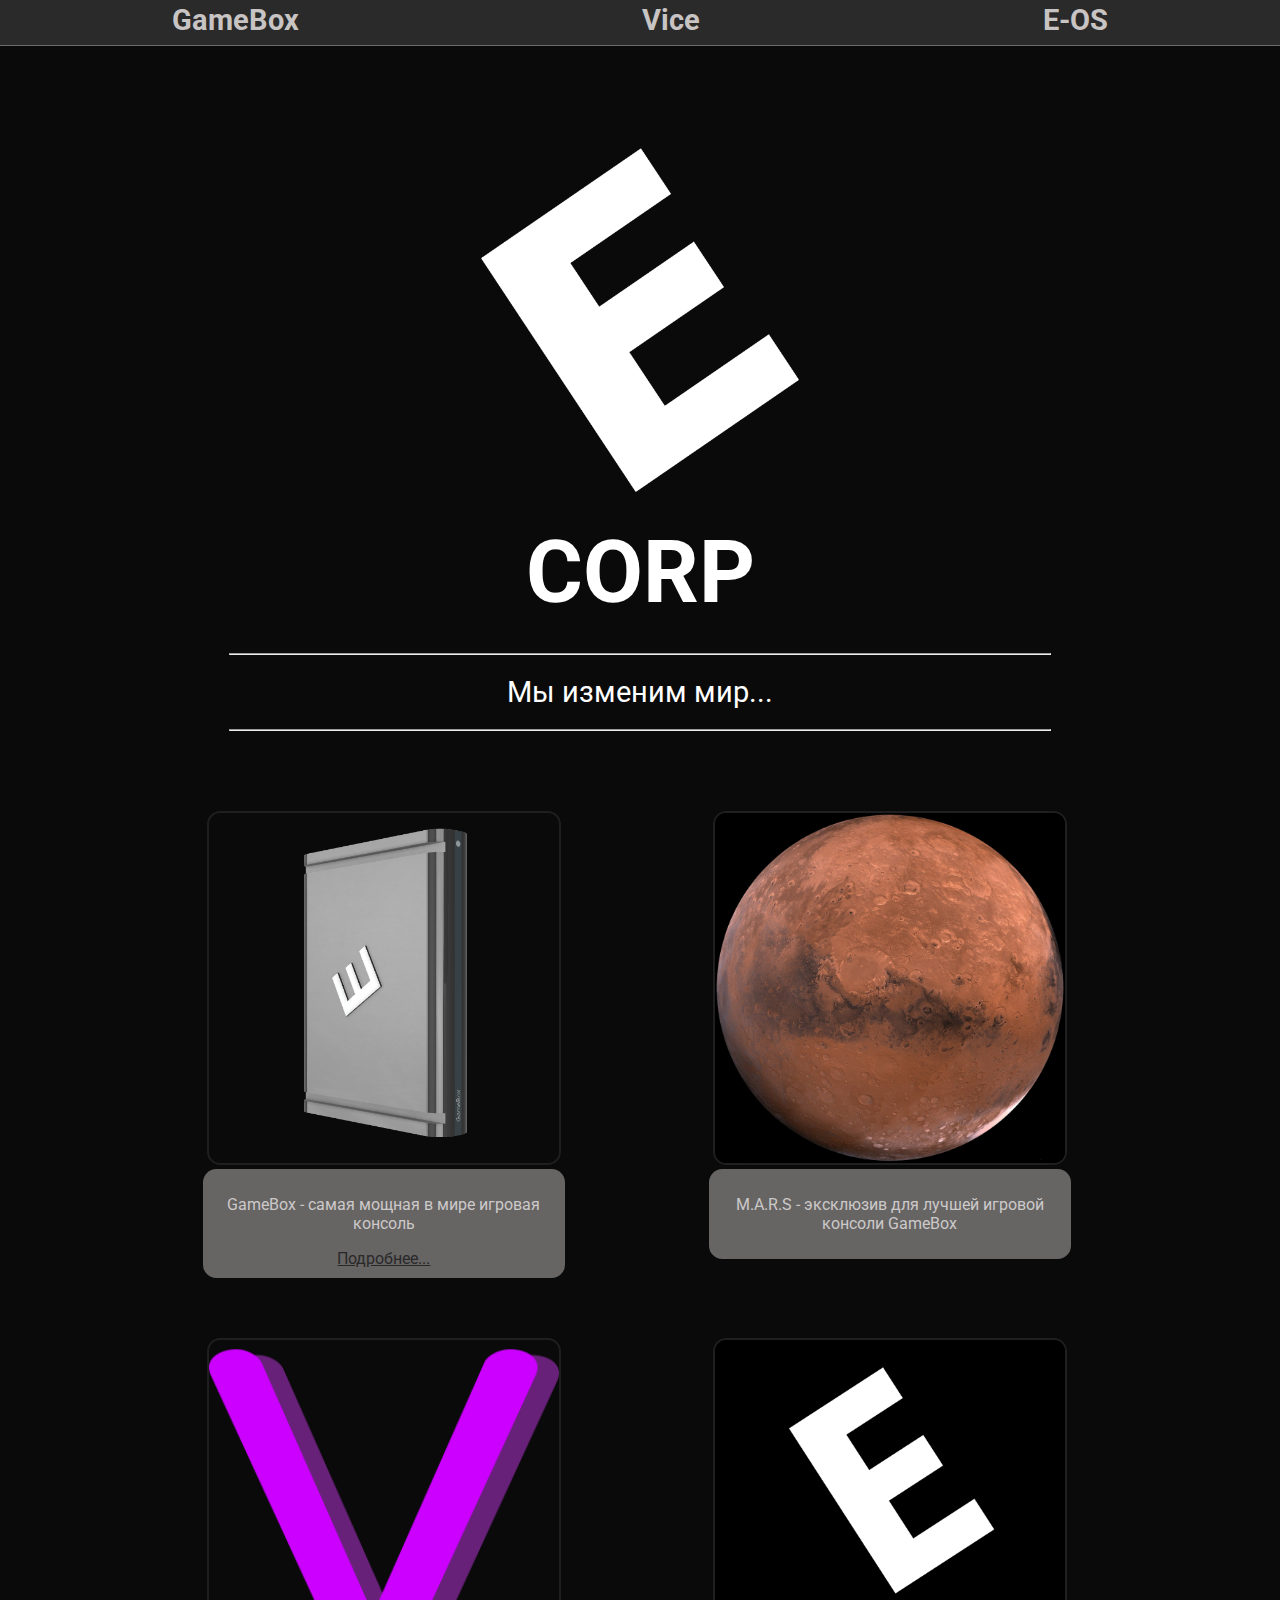
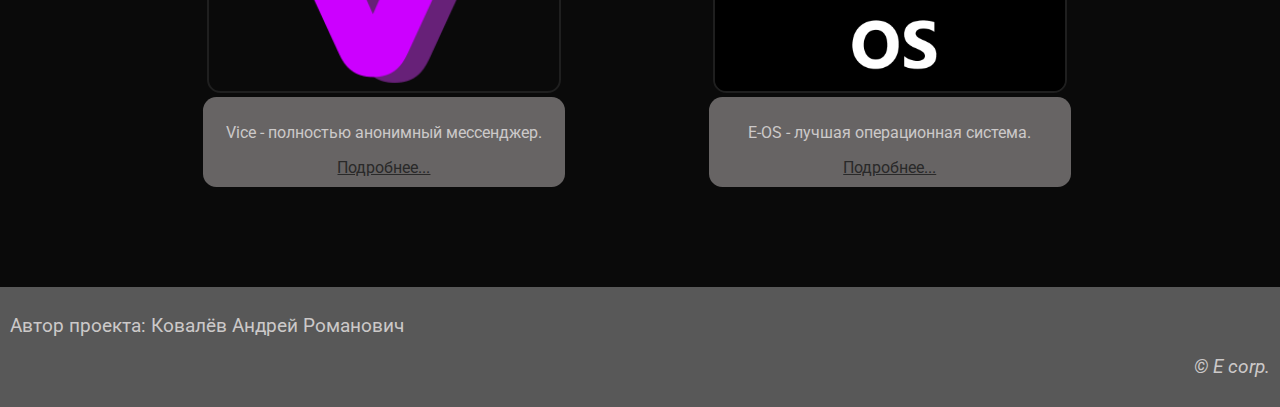
<file: index.html>
<!DOCTYPE html>
<html lang="ru">
<head>
    <meta charset="UTF-8">
    <link rel="stylesheet" href="style.css">
    <meta name="viewport" content="width=device-width, initial-scale=1.0">
    <title>E Corp.</title>
</head>
<body>
    <header>
        <div class = "btn">
            <ul>
                <li><strong><a href="#gamebox">GameBox</a></strong></li>
                <li><strong><a href="#vice">Vice</a></strong></li>
                <li><strong><a href="#e-os">E-OS</a></strong></li>
            </ul>
            <button id="menu_btn"></button>
        </div>
        <nav id = "menu" class="base_menu">
            <h3 id = "header">Наши продукты</h3>
            <ul>
                <li><strong><a href="#gamebox">GameBox</a></strong></li>
                <li><strong><a href="#vice">Vice</a></strong></li>
                <li><strong><a href="#e-os">E-OS</a></strong></li>
            </ul>
        </nav>
    </header>
    <main>
        <img class="logo" src="img/logo.png" alt="image">
        <h2 class="logo_text">CORP</h2>
        <hr>
        <p class="main_text">Мы изменим мир...</p>
        <hr>
        <div class="container">
            <article id="gamebox" class="card">
                <img src="img/GameBox_v4.png" alt="image">
                <div class="text">
                    <p>GameBox - самая мощная в мире игровая консоль</p>
                    <a href="gamebox.html">Подробнее...</a>
                </div>
            </article>
            <article class="card">
                <img src="img/M.A.R.S.jpg" alt="image">
                <div class="text">
                    <p>M.A.R.S - эксклюзив для лучшей игровой консоли GameBox</p>
                </div>
            </article>
            <article id="vice" class="card">
                <img src="img/Vice_logo.png" alt="image">
                <div class="text">
                    <p>Vice - полностью анонимный мессенджер.</p>
                    <a href="vice.html">Подробнее...</a>
                </div>
            </article>
            <article id="e-os" class="card">
                <img src="img/E-OS.png" alt="image">
                <div class="text">
                    <p>E-OS - лучшая операционная система.</p>
                    <a href="e-os.html">Подробнее...</a>
                </div>
            </article>
        </div>
    </main>
    <footer>
        <p>Автор проекта: Ковалёв Андрей Романович</p>
        <cite>© E corp.</cite>
    </footer>
    <script>
        "use strict"
        menu_btn.addEventListener("click",fOpen)
        function fOpen() {
            menu.classList.toggle("menu_open")
        }
    </script>
</body>
</html>

<!-- Извините за ужасный html и css. -->
</file>
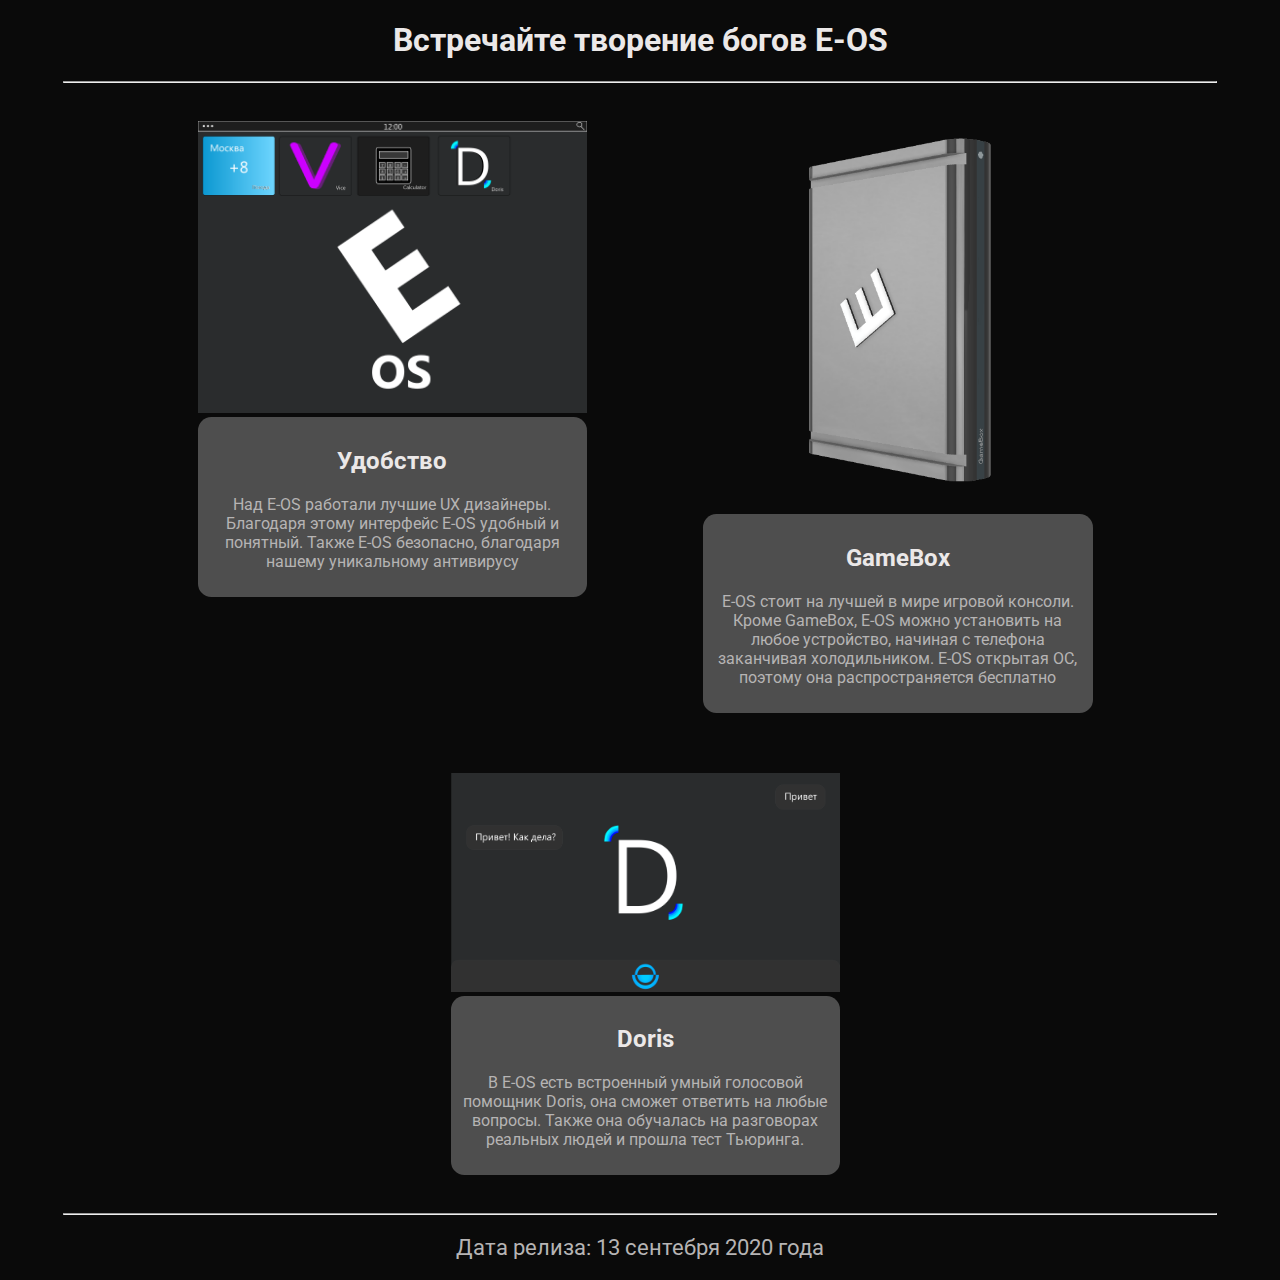
<file: e-os.html>
<!DOCTYPE html>
<html lang="ru">
<head>
    <meta charset="UTF-8">
    <link rel="stylesheet" href="article_style.css">
    <meta name="viewport" content="width=device-width, initial-scale=1.0">
    <title>GameBox</title>
</head>
<body>
    <header>
        <h1>Встречайте творение богов E-OS</h1>
        <hr>
    </header>
    <main>
        <div class="container">
            <article class="card">
                <img src="img/E-OS_desktop.png" alt="image">
                <div class="text">
                    <h2>Удобство</h2>
                    <p>Над E-OS работали лучшие UX дизайнеры. Благодаря этому интерфейс E-OS удобный и понятный. Также E-OS безопасно, благодаря нашему уникальному антивирусу</p>
                </div>
            </article>
            <article class="card">
                <img src="img/GameBox_v4.png" alt="image">
                <div class="text">
                    <h2>GameBox</h2>
                    <p>E-OS стоит на лучшей в мире игровой консоли. Кроме GameBox, E-OS можно установить на любое устройство, начиная с телефона заканчивая холодильником. E-OS открытая ОС, поэтому она распространяется бесплатно</p>
                </div>
            </article>
            <article class="card">
                <img src="img/Doris.png" alt="image">
                <div class="text">
                    <h2>Doris</h2>
                    <p>В E-OS есть встроенный умный голосовой помощник Doris, она сможет ответить на любые вопросы. Также она обучалась на разговорах реальных людей и прошла тест Тьюринга.</p>
                </div>
            </article>
        </div>
    </main>
    <footer>
        <hr>
        <p>Дата релиза: 13 сентебря 2020 года</p>
    </footer>
</body>
</html>
</file>
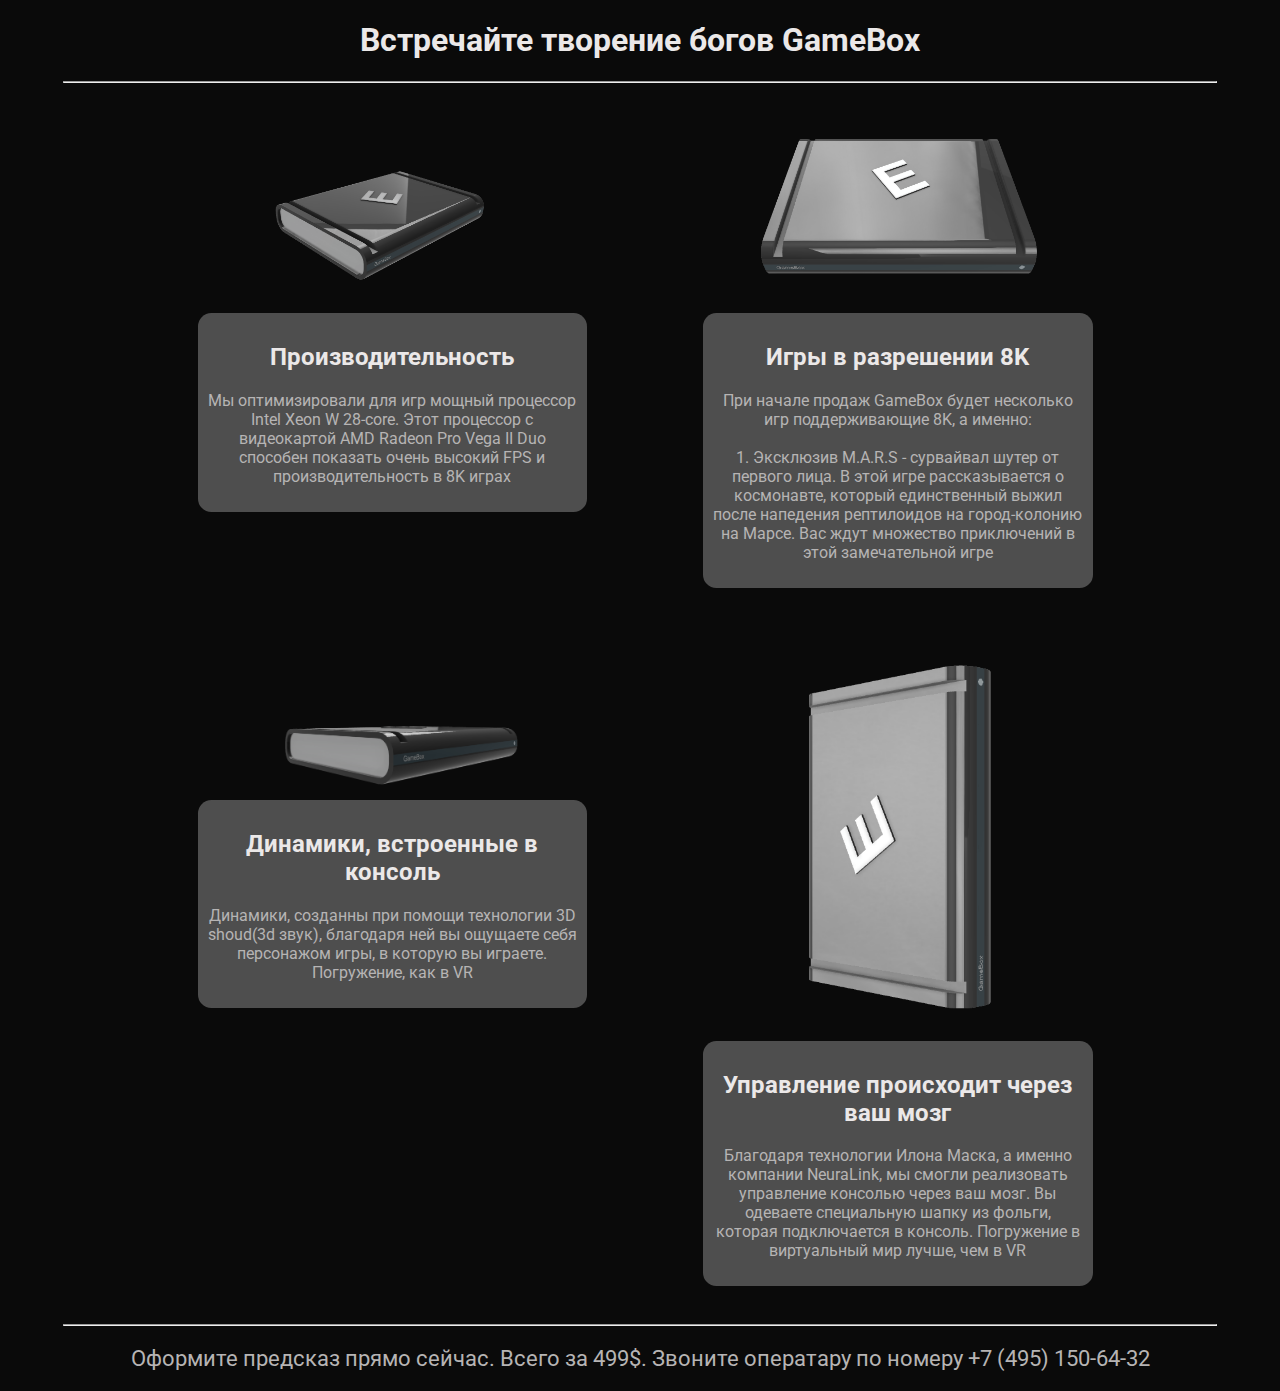
<file: gamebox.html>
<!DOCTYPE html>
<html lang="ru">
<head>
    <meta charset="UTF-8">
    <link rel="stylesheet" href="article_style.css">
    <meta name="viewport" content="width=device-width, initial-scale=1.0">
    <title>GameBox</title>
</head>
<body>
    <header>
        <h1>Встречайте творение богов GameBox</h1>
        <hr>
    </header>
    <main>
        <div class="container">
            <article class="card">
                <img src="img/GameBox_v1.png" alt="image">
                <div class="text">
                    <h2>Производительность</h2>
                    <p>Мы оптимизировали для игр мощный процессор Intel Xeon W 28-core. Этот процессор с видеокартой AMD Radeon Pro Vega II Duo способен показать очень высокий FPS и производительность в 8K играх </p>
                </div>
            </article>
            <article class="card">
                <img src="img/GameBox_v2.png" alt="image">
                <div class="text">
                    <h2>Игры в разрешении 8K</h2>
                    <p> При начале продаж GameBox будет несколько игр поддерживающие 8K, а именно: <br><br>
                        1. Эксклюзив M.A.R.S - сурвайвал шутер от первого лица. В этой игре рассказывается о космонавте, который единственный выжил после напедения рептилоидов на город-колонию на Марсе. Вас ждут множество приключений в этой замечательной игре</p>
                </div>
            </article>
            <article class="card">
                <img src="img/GameBox_v3.png" alt="image">
                <div class="text">
                    <h2>Динамики, встроенные в консоль</h2>
                    <p>Динамики, созданны при помощи технологии 3D shoud(3d звук), благодаря ней вы ощущаете себя персонажом игры, в которую вы играете. Погружение, как в VR</p>
                </div>
            </article>
            <article class="card">
                <img src="img/GameBox_v4.png" alt="image">
                <div class="text">
                    <h2>Управление происходит через ваш мозг</h2>
                    <p>Благодаря технологии Илона Маска, а именно компании NeuraLink, мы смогли реализовать управление консолью через ваш мозг. Вы одеваете специальную шапку из фольги, которая подключается в консоль. Погружение в виртуальный мир лучше, чем в VR</p>
                </div>
            </article>
        </div>
    </main>
    <footer>
        <hr>
        <p>Оформите предсказ прямо сейчас. Всего за 499$. Звоните оператару по номеру +7 (495) 150-64-32</p>
    </footer>
</body>
</html>
</file>
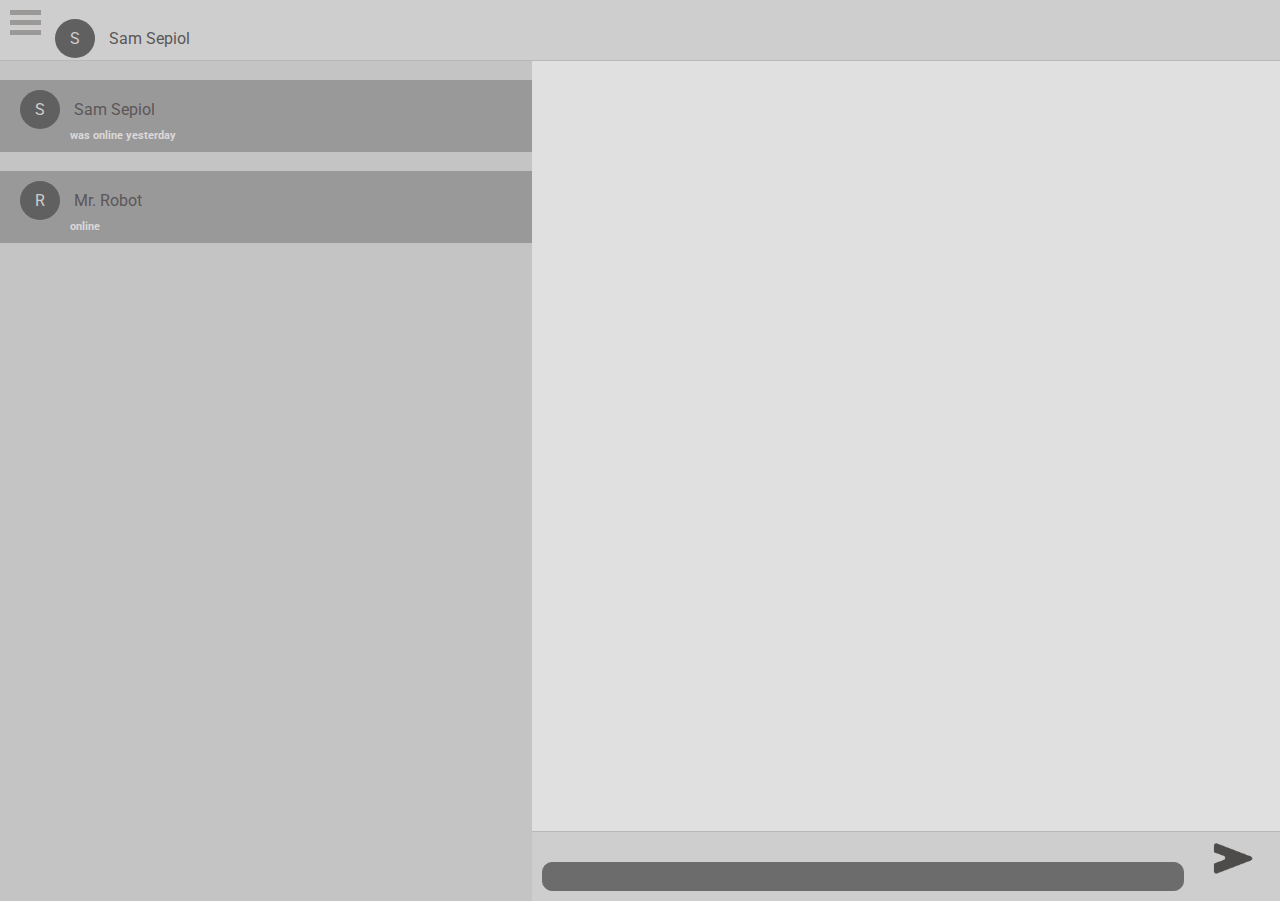
<file: message_vice.html>
<!DOCTYPE html>
<html lang="ru">
<head>
    <meta charset="UTF-8">
    <link rel="stylesheet" href="vice_style2.css">
    <meta name="viewport" content="width=device-width, initial-scale=1.0">
    <title>Vice</title>
</head>
<body>
    <header>
        <div class = "menu">
            <button id="menu_btn"></button>
            <p class="logo_sam_sepiol">S</p>
            <p class="sam_sepiol">Sam Sepiol</p>
        </div>
    </header>
    <main>
        <div id="messages" class="base_messages">
            <br>
            <div class="people">
                <p class="logo_sam_sepiol">S</p>
                <p class="sam_sepiol">Sam Sepiol</p>
                <h6 class="people_info">was online yesterday</h6>
            </div>
            <br>
            <div class="people">
                <p class="logo_sam_sepiol">R</p>
                <p class="sam_sepiol">Mr. Robot</p>
                <h6 class="people_info">online</h6>
            </div>
        </div>
    </main>
    <footer>
        <div class="empty"></div>
        <div class="write_letter">
            <input>
            <button id="send_btn"></button>
        </div>
    </footer>
    <script>
        "use strict"
        menu_btn.addEventListener("click",fOpen)
        function fOpen() {
            messages.classList.toggle("menu_open")
        }
    </script>
</body>
</html>
</file>
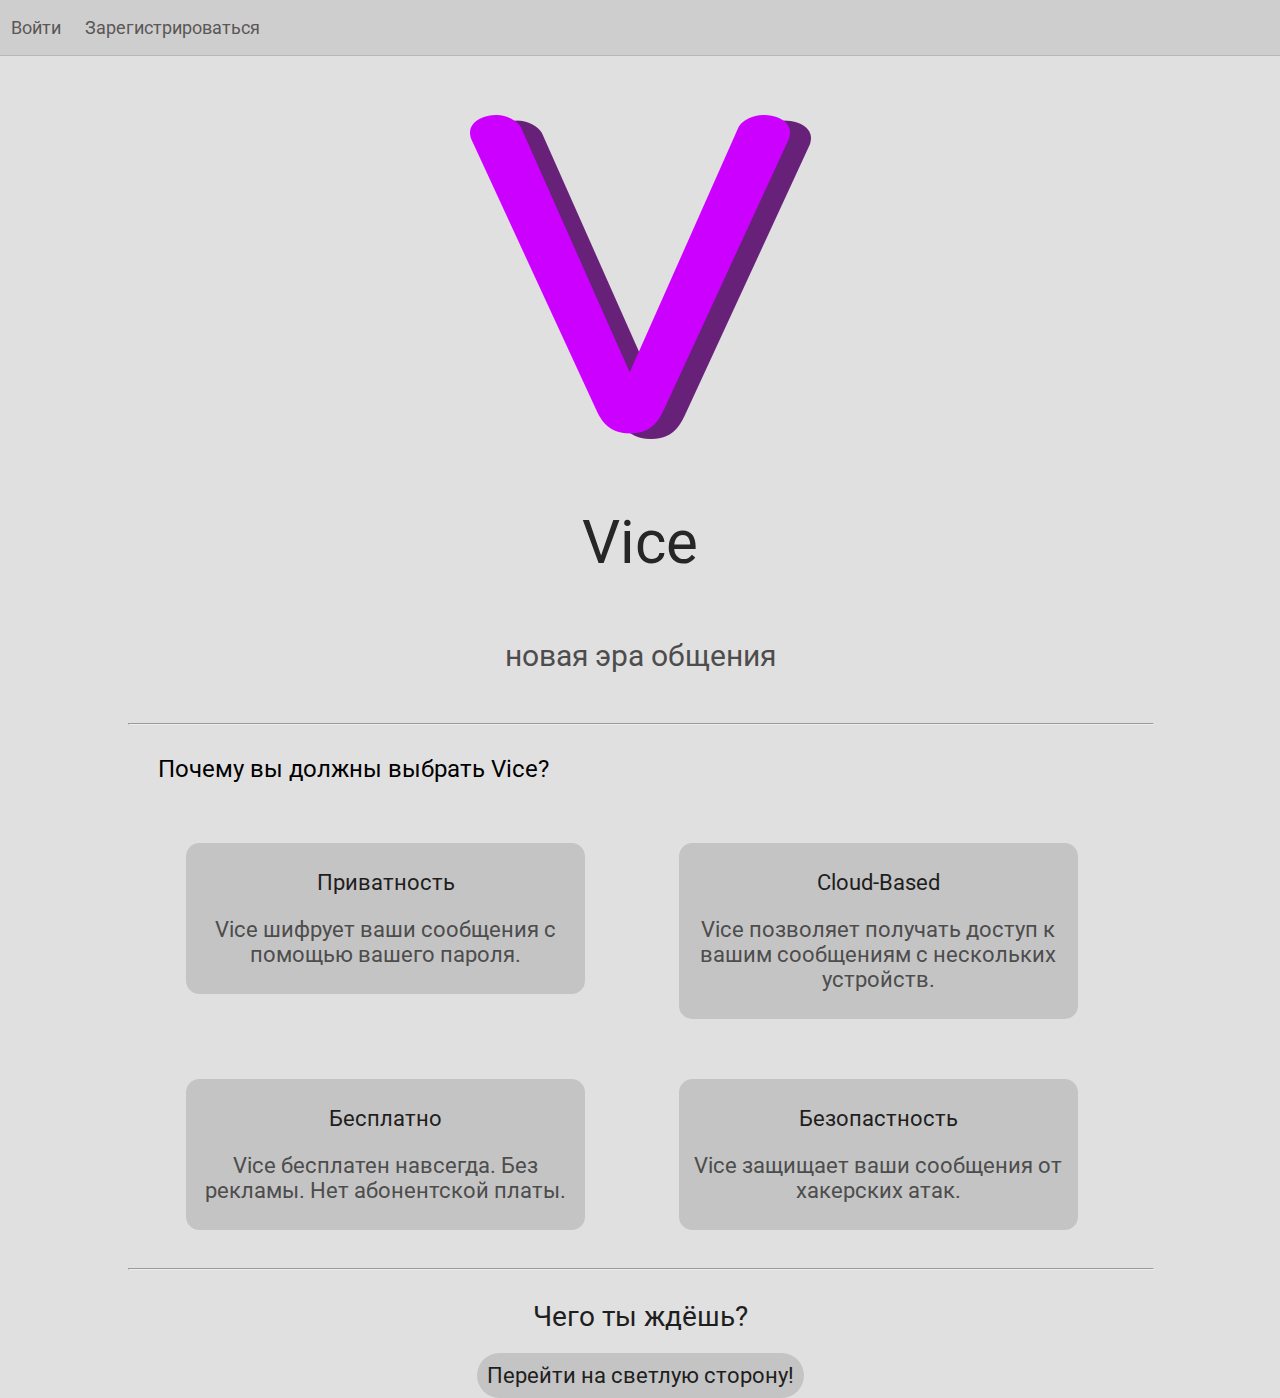
<file: vice.html>
<!DOCTYPE html>
<html lang="ru">
<head>
    <meta charset="UTF-8">
    <link rel="stylesheet" href="vice_style.css">
    <meta name="viewport" content="width=device-width, initial-scale=1.0">
    <title>Vice</title>
</head>
<body>
    <header>
        <nav class="menu">
            <ul>
                <li><a href="message_vice.html">Войти</a></li>
                <li><a href="message_vice.html">Зарегистрироваться</a></li>
            </ul>
        </nav>
    </header>
    <main>
        <img class="logo" src="img/Vice_logo.png" alt="image">
        <div class="texts">
            <p class="logo_text">Vice</p>
            <p class="main_text">новая эра общения</p>
        </div>
        <hr>
        <p class="WHY">Почему вы должны выбрать Vice?</p>
        <div class="container">
            <article class="card">
                <p class="header">Приватность</p>
                <p class="text">Vice шифрует ваши сообщения с помощью вашего пароля.</p>
            </article>
            <article class="card">
                <p class="header">Cloud-Based</p>
                <p class="text">Vice позволяет получать доступ к вашим сообщениям с нескольких устройств.</p>
            </article>
            <article class="card">
                <p class="header">Бесплатно</p>
                <p class="text">Vice бесплатен навсегда. Без рекламы. Нет абонентской платы.</p>
            </article>
            <article class="card">
                <p class="header">Безопастность</p>
                <p class="text">Vice защищает ваши сообщения от хакерских атак.</p>
            </article>
        </div>
        <hr>
    </main>
    <footer>
        <p>Чего ты ждёшь?</p>
        <a href="message_vice.html">Перейти на светлую сторону!</a>
    </footer>
</body>
</html>
</file>
<file: style.css>
@import url('https://fonts.googleapis.com/css2?family=Roboto:ital,wght@0,100;0,300;0,400;0,500;0,700;0,900;1,100;1,300;1,400;1,500;1,700;1,900&display=swap');
@keyframes anim{
    from{
        transform: rotate(0deg) scale(1);
    }

    40%{
        transform: rotate(180deg) scale(0.5);
    }

    to{
        transform: rotate(0deg) scale(1);
    }
}

/* header */
#menu_btn{
    float: right;
    border: none;
    outline: none;
    background: url("img/menu_btn.png");
    background-size: 31px 25px;
    background-repeat: no-repeat;
    width: 31px;
    height: 25px;
    margin: 10px;
}

#menu_btn:hover{
    animation: anim 250ms linear;
}

.btn{
    border-bottom: 1px solid #6B6B6B; 
    background-color: #2B2A2A;
    width:100%;
    height: 45px;
}

.btn ul{
    position: fixed;
    right: calc(-110vw);
}

.base_menu{
    position: fixed;
    right: calc(-110vw);
    font-size: 22pt;
    text-align: center;
    border: 1px solid #706F6F;
    background-color: #2B2A2A;
    width: 100%;
    transition: 500ms;
}

.menu_open {
    right: 0;
}

#menu ul{
    padding: 0;
    list-style: none;
}

#menu a{
    color: #959595;
    text-decoration: none;
}

#menu li{
    margin: 20px 30px;
    padding: 5px;
    border: 1px solid #565555;
    border-radius: 10pt;
}

#header{
    margin: 0;
    margin-top: 15px;
    color: #C8C4C4;
}

/* main */
.logo{
    display:block;
    margin:auto;
    margin-top: 100px;
    width: 317.475px;
    height: 346.23px;
}

body{
    font-family: Roboto;
    margin: 0;
    background-color: rgb(10, 10, 10);
}

.logo_text{
    margin: 0;
    text-align: center;
    margin: 30px 0;
    color:white;
    font-size: 65pt;
}

hr{
    width:80%;
}

.main_text{
    text-align: center;
    color:white;
    font-size: 22pt;
    margin:20px;
}

/* main */
.card{
    margin: 50px 0;
    text-align: center;
}

.container{
    margin-top:50px;
}

.card img{
    width: 90%;
    border: 2px solid rgb(31, 31, 31);
    border-radius: 10pt;

}

.card .text{
    margin: auto;
    width: 88%;
    color:#CCC9C9;
    padding: 10px;
    background-color: #676464;
    border-radius: 10pt;
}

.card .text a{
    color:#292929;
}



/* footer */
footer{
    color: #CCC9C9;
    margin-top: 70px;
    padding: 10px;
    font-size: 14pt;
    background-color: #585858;
    height: 100px;
}

footer cite{
    float: right;
}

@media (min-width: 750px) {
    #menu_btn{
        position: fixed;
        right: calc(-110vw);
    }
    .btn ul{
        padding: 0;
        padding-top: 3px;
        margin:0;
        list-style: none;
        position: unset;
        display: flex;
        flex-direction: row;
        justify-content: space-around;
    }
    .btn a{
        font-size: 22pt;
        color: #C8C4C4;
        text-decoration: none;
    }
    .card{
        display:inline-block;
        width:38%;
        margin:30px 5%;
        margin-left: 6%;
        vertical-align: top;
    }
}

@media(min-width: 1024px){
    main{
        display: block;
        margin:auto;
        width:1024px;
    }
}

/* Извините за ужасный html и css.*/
</file>
<file: article_style.css>
@import url('https://fonts.googleapis.com/css2?family=Roboto:ital,wght@0,100;0,300;0,400;0,500;0,700;0,900;1,100;1,300;1,400;1,500;1,700;1,900&display=swap');
img{
    width:100%;
}

hr{
    width:90%;
}

body{
    text-align: center;
    color: rgb(182, 180, 180);
    font-family: Roboto;
    margin: 0;
    background-color: rgb(10, 10, 10);
}

h1, h2{
    color: rgb(235, 232, 232);
}

.card{
    margin:20px;
}

.card .text{
    padding: 10px;
    background-color: #4e4e4e;
    border-radius: 10pt;
}

footer p{
    margin:20px;
    font-size: 22px;
}

@media(min-width:800px){
    .card{
        display:inline-block;
        width:38%;
        margin:30px 5%;
        margin-left: 6%;
        vertical-align: top;
    }
}

@media(min-width: 1024px){
    main{
        margin: 0 auto;
        width:1024px;
    }
}
</file>
<file: vice_style2.css>
@import url('https://fonts.googleapis.com/css2?family=Roboto:ital,wght@0,100;0,300;0,400;0,500;0,700;0,900;1,100;1,300;1,400;1,500;1,700;1,900&display=swap');

@keyframes anim{
    from{
        transform: rotate(0deg) scale(1);
    }

    40%{
        transform: rotate(180deg) scale(0.5);
    }

    to{
        transform: rotate(0deg) scale(1);
    }
}

body{
    font-family: Roboto;
    margin: 0;
    background-color: #E1E0E1;
}


/* header */
.menu{
    height:40px;
    padding: 10px;
    background-color: #CECECE;
    width: 100%;
    border-bottom: 1px solid #BAB6B9;
}

#menu_btn{
    margin: 0;
    display: inline-block;
    border: none;
    outline: none;
    background: url("img/menu_btn_vice.png");
    background-size: 31px 25px;
    background-repeat: no-repeat;
    width: 31px;
    height: 35px;
}

#menu_btn:hover{
    animation: anim 250ms linear;
}

.menu p{
    margin: 0;
    margin-left: 10px;
    display: inline-block;
}


.sam_sepiol{
    color: #5A5757;
}

.logo_sam_sepiol{
    color: #CECDCD;
    padding: 10px 15px;
    background-color: #616060;
    border-radius: 50%;
}

/* main */
.base_messages{
    background-color: #C4C4C4;
    position: fixed;
    width: 100%;
    height: 100%;
    left:calc(-110vw);
    transition: 500ms;
}

.menu_open{
    left:0;
}

.people{
    padding: 10px;
    background-color: #9A999A;
    width: 100%;
}

.people p{
    margin: 0;
    margin-left: 10px;
    display: inline-block;
}

.people h6{
    margin:0;
    margin-left: 60px;
    color:#DBD8D8;
}

/* footer */
.empty{
    min-height: calc(100vh - 130px);
}

.write_letter{
    border-top: 1px solid #BAB6B9;
    width:100%;
    padding: 10px;
    background-color: #CECECE;
}

.write_letter input{
    width:80%;
    height:25px;
    border-radius: 10px;
    margin-top: 7px;
    margin-right: 20px;
    border: 1px solid #6D6C6C;
    background-color: #6D6C6C;
    color: white;
}

#send_btn{
    margin: auto 0;
    display: inline-block;
    border: none;
    outline: none;
    background: url("img/send_btn.png");
    background-size: 46px 33px;
    background-repeat: no-repeat;
    width: 46px;
    height: 40px;
}

#send_btn:hover{
    animation: anim 250ms linear;
}

@media(min-width:700px){
    .write_letter input{
        width:85%;
    }
}
@media(min-width:1024px){
    footer{
        float: right;
        width: calc(60% - 20px);
    }
    .base_messages{ 
        left:0;
        padding-right: 20px;
        width:40%;
    }
    .people{
        width: 100%;
    }
}
@media(min-width:1366px){
    .write_letter input{
        width: 87%;
    }
}

@media(min-width:1690px){
    .write_letter input{
        width: 90%;
    }
}
</file>
<file: vice_style.css>
@import url('https://fonts.googleapis.com/css2?family=Roboto:ital,wght@0,100;0,300;0,400;0,500;0,700;0,900;1,100;1,300;1,400;1,500;1,700;1,900&display=swap');
body{
    font-family: Roboto;
    margin: 0;
    background-color: #E1E0E1;
}


/* header */
.menu ul{
    list-style: none;
    padding: 0;
}

.menu li{
    display: inline-block;
}

.menu a{
    text-decoration: none;
    margin: 10px;
    color: #5A5757;
}

.menu{
    width: 100%;
    padding: 1px;
    background-color: #CECECE;
    border-bottom: 1px solid #BAB6B9;
}

/* main */
.logo{
    display: block;
    margin: 50px auto;
}

.texts{
    text-align: center;
    margin-bottom: 50px;
}

.logo_text{
    font-size: 60px;
    color: #272626;
}

.main_text{
    color: #4D4D4D;
    font-size: 30px;
}

hr{
    width:80%;
}

.WHY{
    margin:30px;
    font-size: 18pt;
}

.card{
    text-align: center;
    margin: 20px;
    padding: 5px;
    border-radius: 10pt;
    background-color:#C4C4C4;
}

.card .header{
    font-size: 22px;
    color: #1F1E1E;
}

.card .text{
    font-size: 22px;
    color: #4D4D4D;
}

/* footer */
footer{
    text-align: center;
}

footer p{
    font-size: 22px;
    color:#1F1E1E;
}

footer a{
    text-decoration: none;
    color: #1F1E1E;
    background-color: #C4C4C4;
    padding: 10px;
    border-radius: 22pt;
}

@media (min-width: 700px){
    .card{
        display:inline-block;
        width:38%;
        margin:30px 3%;
        margin-left: 5.7%;
        vertical-align: top;
    }
    footer p{
        font-size: 28px;
        margin:30px 0;
    }
    footer a{
        font-size: 22px;
        margin:30px 0;
    }
    .menu a{
        font-size: 22px;
    }
}

@media (min-width: 1024px){
    main{
        display: block;
        margin:auto;
        width:1024px;
    }
    .menu a{
        font-size: 18px;
    }
    hr{
        width: 100%;
    }
}
</file>
